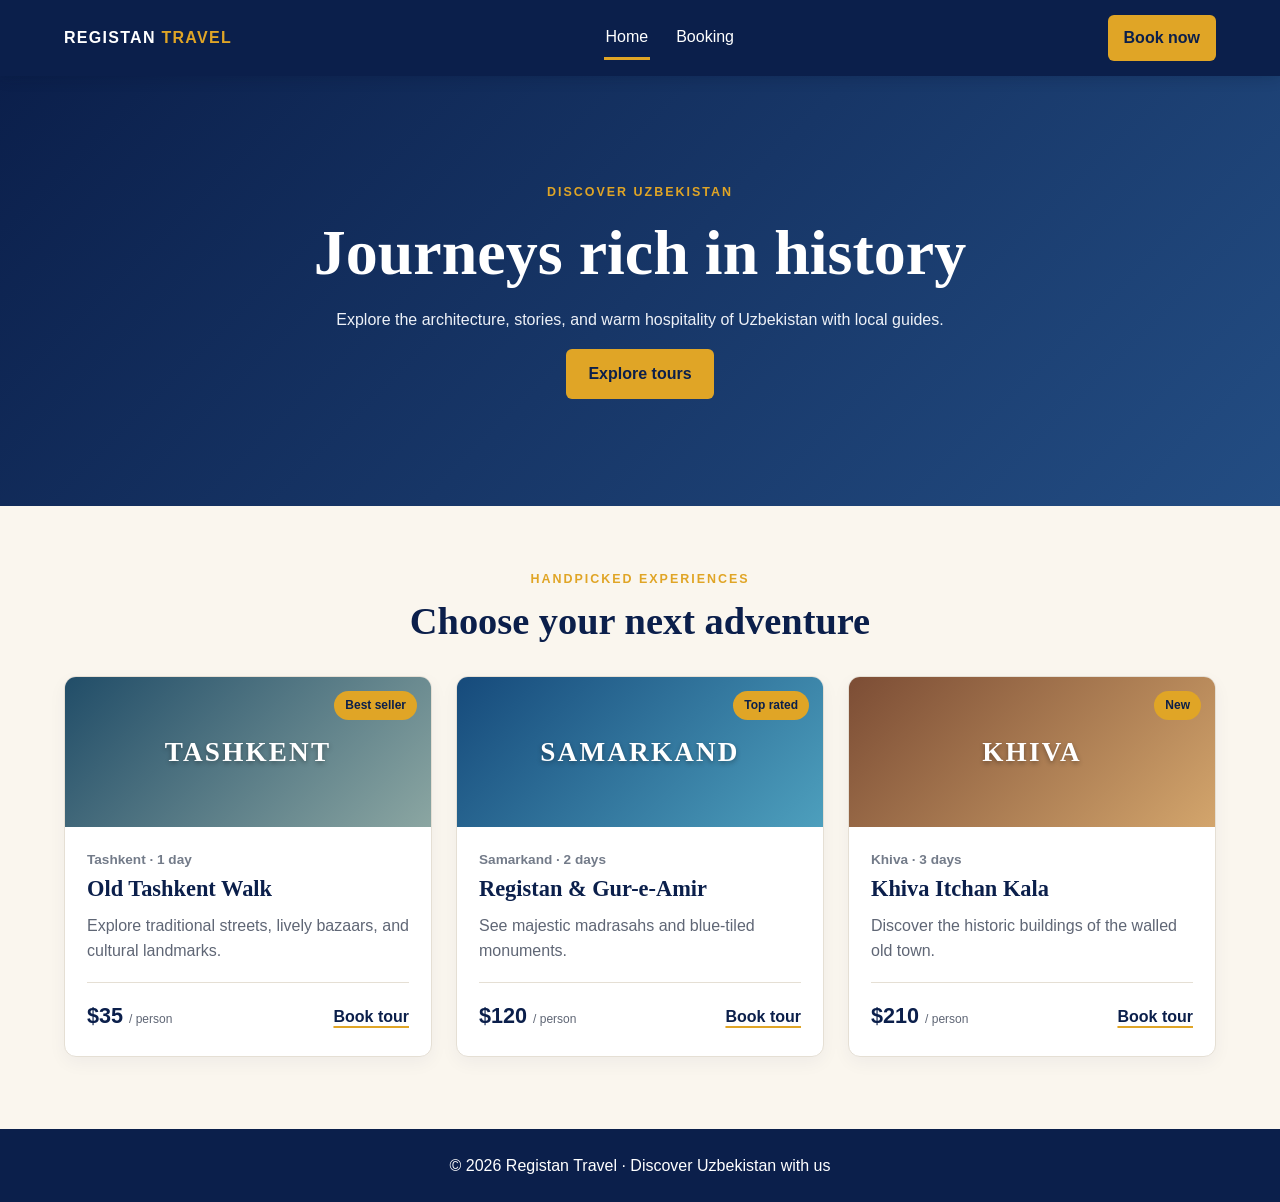
<file: Registan_Travel_Lab5/index.html>
<!doctype html><html lang="en"><head><meta charset="utf-8"><meta name="viewport" content="width=device-width,initial-scale=1"><title>Registan Travel | Home</title><link rel="stylesheet" href="css/style.css"></head><body>
<header class="site-header"><a class="logo" href="index.html">REGISTAN <span>TRAVEL</span></a><nav><a class="current" href="index.html">Home</a><a href="booking.html">Booking</a></nav><a class="header-cta" href="booking.html">Book now</a></header>
<main><section class="hero" id="home-hero"><p class="eyebrow">Discover Uzbekistan</p><h1>Journeys rich in history</h1><p>Explore the architecture, stories, and warm hospitality of Uzbekistan with local guides.</p><a class="button" href="booking.html">Explore tours</a></section>
<section class="section-wrap"><div class="section-heading"><p class="eyebrow">Handpicked experiences</p><h2>Choose your next adventure</h2></div><div class="card-grid">
<article class="card"><span class="badge">Best seller</span><div class="card-art art-tashkent">TASHKENT</div><div class="card-content"><p class="card-location">Tashkent · 1 day</p><h3>Old Tashkent Walk</h3><p>Explore traditional streets, lively bazaars, and cultural landmarks.</p><div class="card-bottom"><strong>$35 <small>/ person</small></strong><a href="booking.html?tour=tashkent">Book tour</a></div></div></article>
<article class="card"><span class="badge">Top rated</span><div class="card-art art-samarkand">SAMARKAND</div><div class="card-content"><p class="card-location">Samarkand · 2 days</p><h3>Registan &amp; Gur-e-Amir</h3><p>See majestic madrasahs and blue-tiled monuments.</p><div class="card-bottom"><strong>$120 <small>/ person</small></strong><a href="booking.html?tour=samarkand">Book tour</a></div></div></article>
<article class="card"><span class="badge">New</span><div class="card-art art-khiva">KHIVA</div><div class="card-content"><p class="card-location">Khiva · 3 days</p><h3>Khiva Itchan Kala</h3><p>Discover the historic buildings of the walled old town.</p><div class="card-bottom"><strong>$210 <small>/ person</small></strong><a href="booking.html?tour=khiva">Book tour</a></div></div></article>
</div></section></main><footer class="site-footer"><p>© 2026 Registan Travel · Discover Uzbekistan with us</p></footer></body></html>
</file>
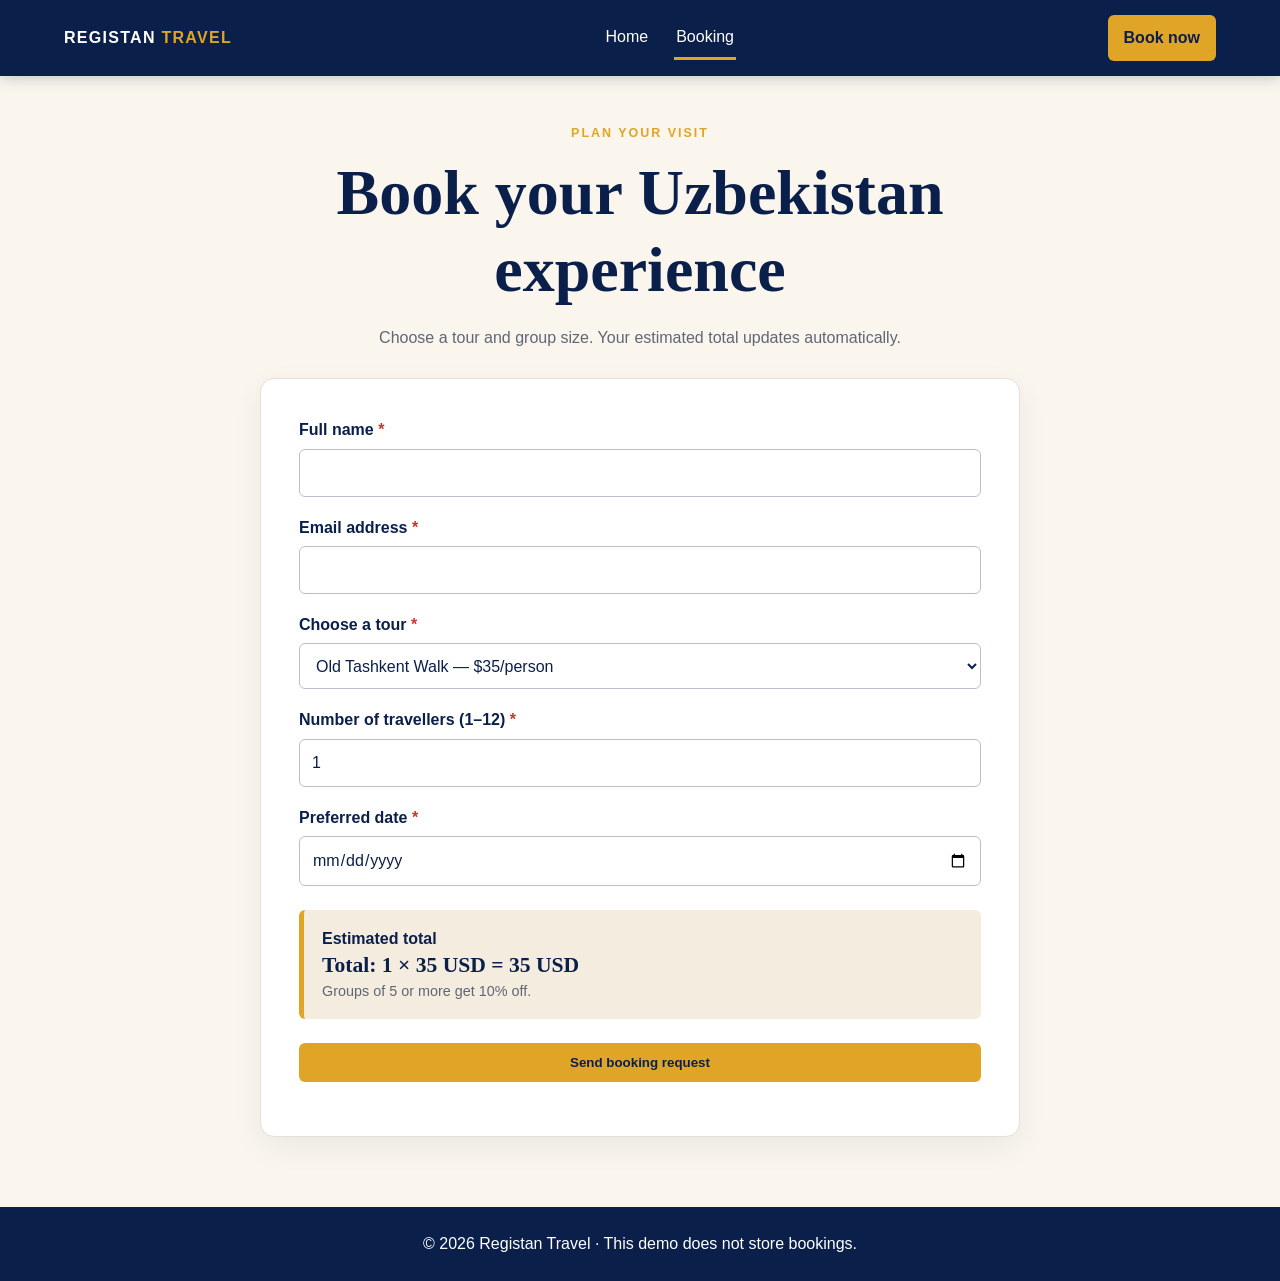
<file: Registan_Travel_Lab5/booking.html>
<!doctype html><html lang="en"><head><meta charset="utf-8"><meta name="viewport" content="width=device-width,initial-scale=1"><title>Registan Travel | Booking</title><link rel="stylesheet" href="css/style.css"><script src="js/main.js" defer></script></head><body>
<header class="site-header"><a class="logo" href="index.html">REGISTAN <span>TRAVEL</span></a><nav><a href="index.html">Home</a><a class="current" href="booking.html">Booking</a></nav><a class="header-cta" href="#booking-form">Book now</a></header>
<main class="booking-main"><section class="booking-intro"><p class="eyebrow">Plan your visit</p><h1>Book your Uzbekistan experience</h1><p>Choose a tour and group size. Your estimated total updates automatically.</p></section>
<form class="booking-form" id="booking-form" novalidate><div class="form-field"><label for="customer-name">Full name</label><input id="customer-name" required><small id="name-error" class="field-error"></small></div>
<div class="form-field"><label for="customer-email">Email address</label><input id="customer-email" type="email" required><small id="email-error" class="field-error"></small></div>
<div class="form-field"><label for="tour">Choose a tour</label><select id="tour"><option value="tashkent">Old Tashkent Walk — $35/person</option><option value="samarkand">Registan &amp; Gur-e-Amir — $120/person</option><option value="khiva">Khiva Itchan Kala — $210/person</option></select></div>
<div class="form-field"><label for="travellers">Number of travellers (1–12)</label><input id="travellers" type="number" min="1" max="12" value="1" required></div>
<div class="form-field"><label for="date">Preferred date</label><input id="date" type="date" required></div>
<div class="price-panel" aria-live="polite"><p class="price-label">Estimated total</p><p id="price-output">Total: 1 × 35 USD = 35 USD</p><p id="discount-note">Groups of 5 or more get 10% off.</p></div><button class="button submit-button">Send booking request</button><div id="form-message" class="form-message" role="status"></div></form></main><footer class="site-footer"><p>© 2026 Registan Travel · This demo does not store bookings.</p></footer></body></html>
</file>
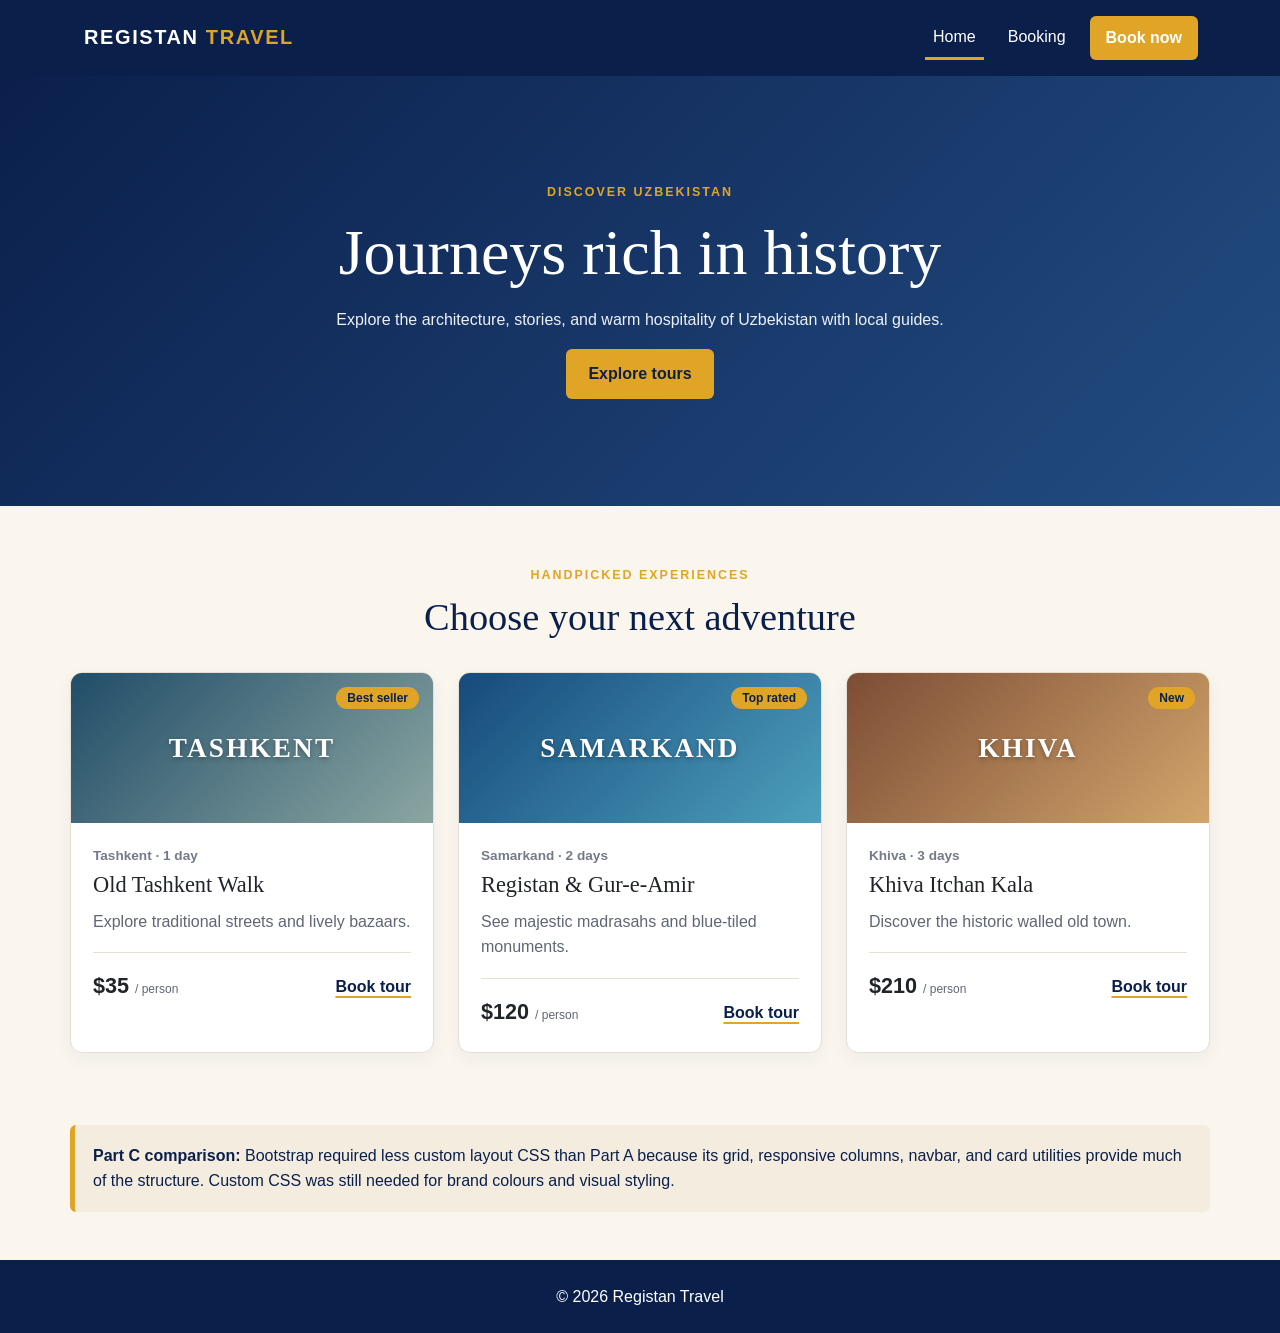
<file: Registan_Travel_Lab5/index-bootstrap.html>
<!doctype html><html lang="en"><head><meta charset="utf-8"><meta name="viewport" content="width=device-width,initial-scale=1"><title>Registan Travel | Bootstrap</title><link href="https://cdn.jsdelivr.net/npm/bootstrap@5.3.3/dist/css/bootstrap.min.css" rel="stylesheet"><link rel="stylesheet" href="css/style.css"></head><body>
<nav class="navbar navbar-expand-lg bootstrap-navbar fixed-top"><div class="container"><a class="navbar-brand logo" href="index-bootstrap.html">REGISTAN <span>TRAVEL</span></a><button class="navbar-toggler" data-bs-toggle="collapse" data-bs-target="#menu" aria-label="Toggle navigation"><span class="navbar-toggler-icon"></span></button><div id="menu" class="collapse navbar-collapse"><div class="navbar-nav ms-auto gap-lg-3"><a class="nav-link current" href="index-bootstrap.html">Home</a><a class="nav-link" href="booking.html">Booking</a><a class="btn header-cta" href="booking.html">Book now</a></div></div></div></nav>
<main class="bootstrap-main"><section class="hero"><p class="eyebrow">Discover Uzbekistan</p><h1>Journeys rich in history</h1><p>Explore the architecture, stories, and warm hospitality of Uzbekistan with local guides.</p><a class="button" href="booking.html">Explore tours</a></section><section class="container section-wrap"><div class="section-heading"><p class="eyebrow">Handpicked experiences</p><h2>Choose your next adventure</h2></div><div class="row g-4">
<div class="col-12 col-md-6 col-xl-4"><article class="card h-100"><span class="badge">Best seller</span><div class="card-art art-tashkent">TASHKENT</div><div class="card-content"><p class="card-location">Tashkent · 1 day</p><h3>Old Tashkent Walk</h3><p>Explore traditional streets and lively bazaars.</p><div class="card-bottom"><strong>$35 <small>/ person</small></strong><a href="booking.html?tour=tashkent">Book tour</a></div></div></article></div>
<div class="col-12 col-md-6 col-xl-4"><article class="card h-100"><span class="badge">Top rated</span><div class="card-art art-samarkand">SAMARKAND</div><div class="card-content"><p class="card-location">Samarkand · 2 days</p><h3>Registan &amp; Gur-e-Amir</h3><p>See majestic madrasahs and blue-tiled monuments.</p><div class="card-bottom"><strong>$120 <small>/ person</small></strong><a href="booking.html?tour=samarkand">Book tour</a></div></div></article></div>
<div class="col-12 col-md-6 col-xl-4"><article class="card h-100"><span class="badge">New</span><div class="card-art art-khiva">KHIVA</div><div class="card-content"><p class="card-location">Khiva · 3 days</p><h3>Khiva Itchan Kala</h3><p>Discover the historic walled old town.</p><div class="card-bottom"><strong>$210 <small>/ person</small></strong><a href="booking.html?tour=khiva">Book tour</a></div></div></article></div></div></section><section class="container comparison-note"><strong>Part C comparison:</strong> Bootstrap required less custom layout CSS than Part A because its grid, responsive columns, navbar, and card utilities provide much of the structure. Custom CSS was still needed for brand colours and visual styling.</section></main><footer class="site-footer"><p>© 2026 Registan Travel</p></footer><script src="https://cdn.jsdelivr.net/npm/bootstrap@5.3.3/dist/js/bootstrap.bundle.min.js"></script></body></html>
</file>
<file: Registan_Travel_Lab5/css/style.css>
/* Registan Travel shared CSS */
:root{--night:#0B1F4B;--gold:#E0A526;--red:#C0392B;--sand:#FAF6EE;--white:#fff;--muted:#5F6675;--border:#E5DFD4}
*{box-sizing:border-box}body{margin:0;padding-top:76px;background:var(--sand);color:var(--night);font:16px/1.6 Arial,sans-serif}h1,h2,h3{font-family:Georgia,serif;line-height:1.2}h1{font-size:clamp(2.1rem,5vw,4rem);margin:0 0 1rem}h2{font-size:clamp(1.8rem,3vw,2.6rem);margin:0}h3{font-size:1.4rem;margin:.35rem 0 .6rem}p{margin-top:0}
.site-header{position:fixed;z-index:1000;top:0;left:0;width:100%;min-height:76px;padding:12px max(5%,calc((100% - 1160px)/2));display:flex;align-items:center;justify-content:space-between;gap:20px;background:var(--night);color:white;box-shadow:0 3px 12px #06132f30}.logo{color:white;text-decoration:none;font-weight:800;letter-spacing:.08em;white-space:nowrap}.logo span{color:var(--gold)}nav{display:flex;align-items:center;gap:24px}nav a,.bootstrap-navbar .nav-link{color:white;text-decoration:none;padding:8px 2px;border-bottom:3px solid transparent}nav a:link{color:white}nav a:visited{color:white}nav a:hover,.bootstrap-navbar .nav-link:hover{background:var(--gold);color:var(--night)}nav a:active{color:var(--gold)}nav a.current,.bootstrap-navbar .nav-link.current{border-bottom-color:var(--gold)}.header-cta{background:var(--gold);color:var(--night);border:0;border-radius:6px;padding:10px 16px;font-weight:700;text-decoration:none;white-space:nowrap}.header-cta:hover{background:#f0bb43;color:var(--night)}
.hero{min-height:350px;padding:70px 6%;display:flex;flex-direction:column;align-items:center;justify-content:center;text-align:center;color:white;background:linear-gradient(135deg,#0B1F4B,#234d83)}.hero>p:not(.eyebrow){max-width:650px;color:#edf1f8}.eyebrow{color:var(--gold);text-transform:uppercase;font-size:.78rem;font-weight:800;letter-spacing:.16em;margin-bottom:.7rem}.button{display:inline-block;background:var(--gold);color:var(--night);text-decoration:none;border:0;border-radius:6px;padding:12px 22px;font-weight:800;cursor:pointer;transition:transform .15s}.button:hover{background:#f0bb43}.button:active{transform:scale(.96)}
.section-wrap{width:min(1160px,90%);margin:auto;padding:64px 0 72px}.section-heading{text-align:center;margin-bottom:32px}.section-heading .eyebrow{margin-bottom:.5rem}.card-grid{display:grid;grid-template-columns:1fr;gap:24px}.card{position:relative;overflow:hidden;border:1px solid var(--border);border-radius:12px;background:white;box-shadow:0 6px 18px #0b1f4b0c;transition:transform .2s,box-shadow .2s}.card:hover{transform:translateY(-7px);box-shadow:0 14px 28px #0b1f4b20}.badge{position:absolute;z-index:2;top:14px;right:14px;background:var(--gold);color:var(--night);border-radius:999px;padding:5px 11px;font-size:.75rem;font-weight:800}.card-art{min-height:150px;display:flex;align-items:center;justify-content:center;color:white;font:700 1.7rem Georgia,serif;letter-spacing:.08em;text-shadow:0 2px 5px #0005}.art-tashkent{background:linear-gradient(135deg,#214d68,#8ba6a2)}.art-samarkand{background:linear-gradient(135deg,#164a7b,#4d9fbd)}.art-khiva{background:linear-gradient(135deg,#7c4d35,#d3a56c)}.card-content{padding:22px}.card-content>p:not(.card-location){color:var(--muted)}.card-location{color:#737b89;font-size:.85rem;font-weight:700;margin-bottom:.25rem}.card-bottom{display:flex;align-items:center;justify-content:space-between;gap:12px;border-top:1px solid var(--border);padding-top:16px;margin-top:18px}.card-bottom strong{font-size:1.35rem}.card-bottom small{font-size:.75rem;font-weight:400;color:var(--muted)}.card-bottom a{color:var(--night);font-weight:800;text-decoration-color:var(--gold);text-decoration-thickness:2px;text-underline-offset:4px}.site-footer{background:var(--night);color:white;text-align:center;padding:24px 5%}.site-footer p{margin:0}
.booking-main{width:min(760px,90%);margin:auto;padding:48px 0 70px}.booking-intro{text-align:center;margin-bottom:28px}.booking-intro>p:last-child{color:var(--muted)}.booking-form{background:white;padding:clamp(20px,5vw,38px);border:1px solid var(--border);border-radius:14px;box-shadow:0 10px 30px #0b1f4b10}.form-field{margin-bottom:18px}.form-field label{display:block;font-weight:700;margin-bottom:6px}.form-field label::after{content:" *";color:var(--red);font-weight:800}input,select{display:block;width:100%;min-height:46px;padding:10px 12px;border:1px solid #b9bfca;border-radius:6px;background:white;color:var(--night);font:inherit}input:focus,select:focus{outline:3px solid #E0A52666;border-color:var(--gold)}input.invalid,select.invalid{border:2px solid var(--red);background:#fff8f7}.field-error{display:block;color:var(--red);margin-top:3px}.price-panel{background:#f4eddf;border-left:5px solid var(--gold);padding:16px 18px;border-radius:6px;margin:24px 0}.price-label{font-weight:700;margin-bottom:2px}#price-output{font:700 1.35rem Georgia,serif;margin-bottom:2px}#discount-note{color:var(--muted);font-size:.9rem;margin-bottom:0}.submit-button{width:100%}.form-message{margin-top:16px;border-radius:6px}.form-message.error{padding:12px;color:#8e251b;background:#fde9e6;border:1px solid #efb8b1}.form-message.success{padding:12px;color:#14532d;background:#e7f7ec;border:1px solid #a8dfb8}.bootstrap-navbar{background:var(--night);min-height:76px}.bootstrap-navbar .navbar-toggler{border-color:#ffffff80}.bootstrap-navbar .navbar-toggler-icon{filter:invert(1)}.bootstrap-main .section-wrap{padding-top:60px}.comparison-note{margin-bottom:48px;padding:18px;border-left:5px solid var(--gold);background:#f4eddf;border-radius:6px}
@media(min-width:768px){.card-grid{grid-template-columns:repeat(2,minmax(0,1fr))}.hero{min-height:390px}}@media(min-width:1200px){.card-grid{grid-template-columns:repeat(3,minmax(0,1fr))}.hero{min-height:430px}}@media(max-width:620px){.site-header{padding:10px 4%;gap:10px;flex-wrap:wrap}.logo{font-size:.9rem}nav{gap:12px}nav a{font-size:.9rem}.site-header .header-cta{padding:8px 10px;font-size:.85rem}body{padding-top:86px}.hero{padding:56px 6%}}
</file>
